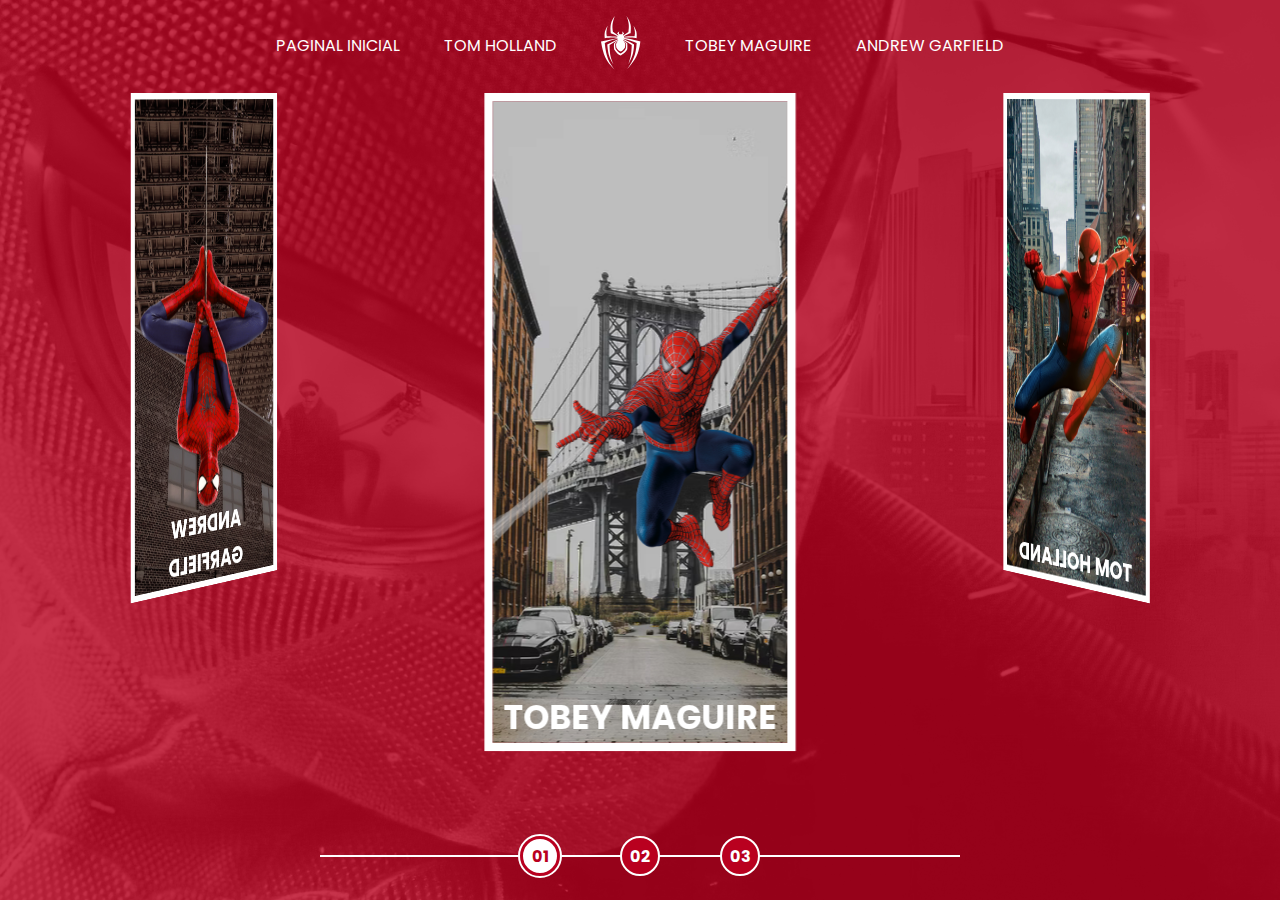
<file: index.html>
<!DOCTYPE html>
<html lang="pt-BR">
<head>
    <meta charset="UTF-8">
    <meta name="viewport" content="width=device-width, initial-scale=1.0">
    <title>Multiverso Spider-Man</title>
    <link rel="stylesheet" href="/src/CSS/home.css">
    <script src="/src/JavaScript/script.js"></script>
</head>
<body>
    <nav class="s-menu">
        <ul>
            <li class="s-menu__item">
                <a href="/">Paginal Inicial</a>
            </li>
            <li class="s-menu__item">
                <a href="#">Tom Holland</a>
            </li>
            <li class="s-menu__item s-menu__icon">
                <img src="/src/images/icons/spider.svg" alt="Logo Spider-Man">
            </li>
            <li class="s-menu__item">
                <a href="#">Tobey Maguire</a>
            </li>
            <li class="s-menu__item">
                <a href="#">Andrew Garfield</a>
            </li>
        </ul>
    </nav>
    <div class="s-container">
        <div class="s-cards-carousel" style="transform: translateZ(-40vw) rotateY(0deg);">
            <a href="/pages/tobey-maguire/spiderman1.html" class="s-card" id="spider-man-01">
                <img src="/src/images/pic-sm-bg-01.jpg" alt="" class="s-card__background">
                <img src="/src/images/spider-man-01.png" alt="Tobey Maguire" class="s-card__image">
                <h2 class="s-card__title">Tobey Maguire</h2>
            </a>
            <a href="/pages/tom-holland/spiderman1.html" class="s-card" id="spider-man-02">
                <img src="/src/images/pic-sm-bg-02.jpg" alt="" class="s-card__background">
                <img src="/src/images/spider-man-02.png" alt="Tom Holland" class="s-card__image">
                <h2 class="s-card__title">Tom Holland</h2>
            </a>
            <a href="/pages/andrew-garfield/spiderman1.html" class="s-card" id="spider-man-03">
                <img src="/src/images/pic-sm-bg-03.jpg" alt="" class="s-card__background">
                <img src="/src/images/spider-man-03.png" alt="Andrew Garfield" class="s-card__image">
                <h2 class="s-card__title">Andrew Garfield</h2>
            </a>
        </div>
    </div>
    <div class="s-controller">
        <div id="1" onclick="selectCarouselItem(this)" class="s-controller__button s-controller__button--active">01</div>
        <div id="2" onclick="selectCarouselItem(this)" class="s-controller__button">02</div>
        <div id="3" onclick="selectCarouselItem(this)" class="s-controller__button">03</div>
        <div class="s-controller__line"></div>
    </div>
</body>
</html>
</file>
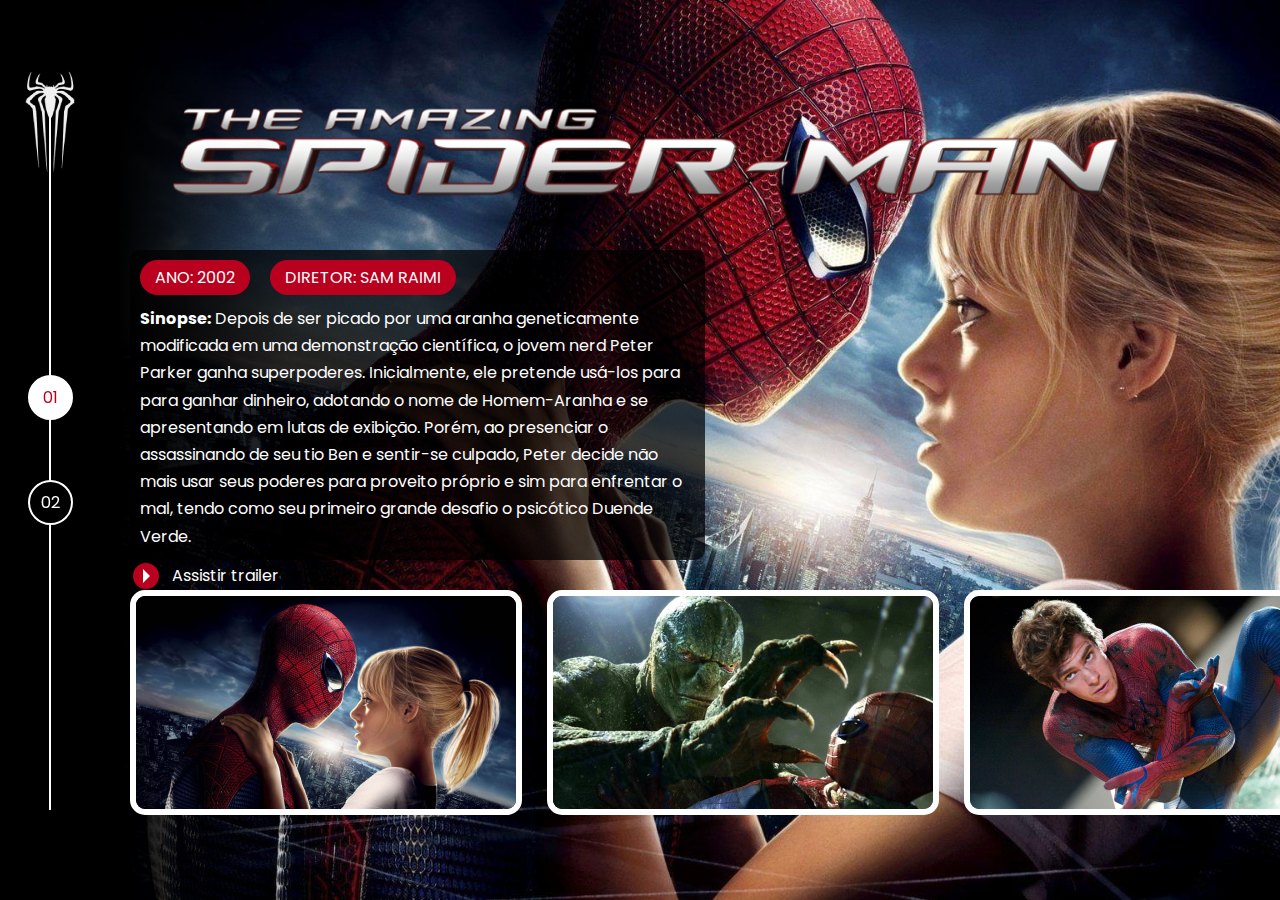
<file: pages/andrew-garfield/spiderman1.html>
<!DOCTYPE html>
<html lang="en">
<head>
    <meta charset="UTF-8">
    <meta name="viewport" content="width=device-width, initial-scale=1.0">
    <title>Spiderman (2002)</title>
    <link rel="stylesheet" href="/src/CSS/internal.css">
    <link rel="stylesheet" href="https://cdn.jsdelivr.net/npm/@fancyapps/ui@5.0/dist/fancybox/fancybox.css">
</head>
<body>
    <div class="s-wrapper">
        <div class="s-left-column">
            <nav class="navigator">
                <div class="navigator__icon">
                    <img src="/src/images/icons/spiderman1-andrew.png" alt="">
                </div>
                <ul>
                    <li><a href="#01" class="active">01</a></li>
                    <li><a href="spiderman2.html">02</a></li>
                </ul>
            </nav>
        </div>
        <div class="s-main-content s-spiderman-02-01">
            <div class="s-main-content__top">
                <div class="s-logo">
                    <img src="/src/images/spiderman-andrew/movie-01/logo.png" alt="Spiderman (2002)" title="Spiderman (2002)">
                </div>
                <div class="s-description">
                    <div class="pills">
                        <ul>
                            <li>Ano: 2002</li>
                            <li>Diretor: Sam Raimi</li>
                        </ul>
                    </div>
                    <div class="s-description__text">
                        <p><strong>Sinopse:</strong>&nbsp;Depois de ser picado por uma aranha geneticamente modificada em uma demonstração científica, o jovem nerd Peter Parker ganha superpoderes. Inicialmente, ele pretende usá-los para para ganhar dinheiro, adotando o nome de Homem-Aranha e se apresentando em lutas de exibição. Porém, ao presenciar o assassinando de seu tio Ben e sentir-se culpado, Peter decide não mais usar seus poderes para proveito próprio e sim para enfrentar o mal, tendo como seu primeiro grande desafio o psicótico Duende Verde.</p>
                    </div>
                </div>
                <div class="s-links">
                    <ul>
                        <li><a href="https://www.youtube.com/watch?v=TYMMOjBUPMM" class="link-button" target="_blank">
                            <span class="icon">
                                <div class="play-icon">&nbsp;</div>
                            </span>
                            <span class="label">
                                Assistir trailer
                            </span>
                        </a></li>
                    </ul>
                </div>
            </div>
            <div class="s-main-content__bottom">
                <div class="gallery">
                    <ul>
                        <li>
                            <a data-fancybox href="/src/images/spiderman-andrew/movie-01/gallery/image-01-full.jpg">
                                <img src="/src/images/spiderman-andrew/movie-01/gallery/image-01.png" alt="">
                            </a>
                        </li>
                        <li>
                            <a data-fancybox href="/src/images/spiderman-andrew/movie-01/gallery/image-02-full.jpg">
                                <img src="/src/images/spiderman-andrew/movie-01/gallery/image-02.png" alt="">
                            </a>
                        </li>
                        <li>
                            <a data-fancybox href="/src/images/spiderman-andrew/movie-01/gallery/image-03-full.jpg">
                                <img src="/src/images/spiderman-andrew/movie-01/gallery/image-03.png" alt="">
                            </a>
                        </li>
                    </ul>
                </div>
            </div>
        </div>
    </div>
    <script src="https://cdn.jsdelivr.net/npm/@fancyapps/ui@5.0/dist/fancybox/fancybox.umd.js"></script>
    <script>
        Fancybox.bind("[data-fancybox]", {})
    </script>
</body>
</html>
</file>
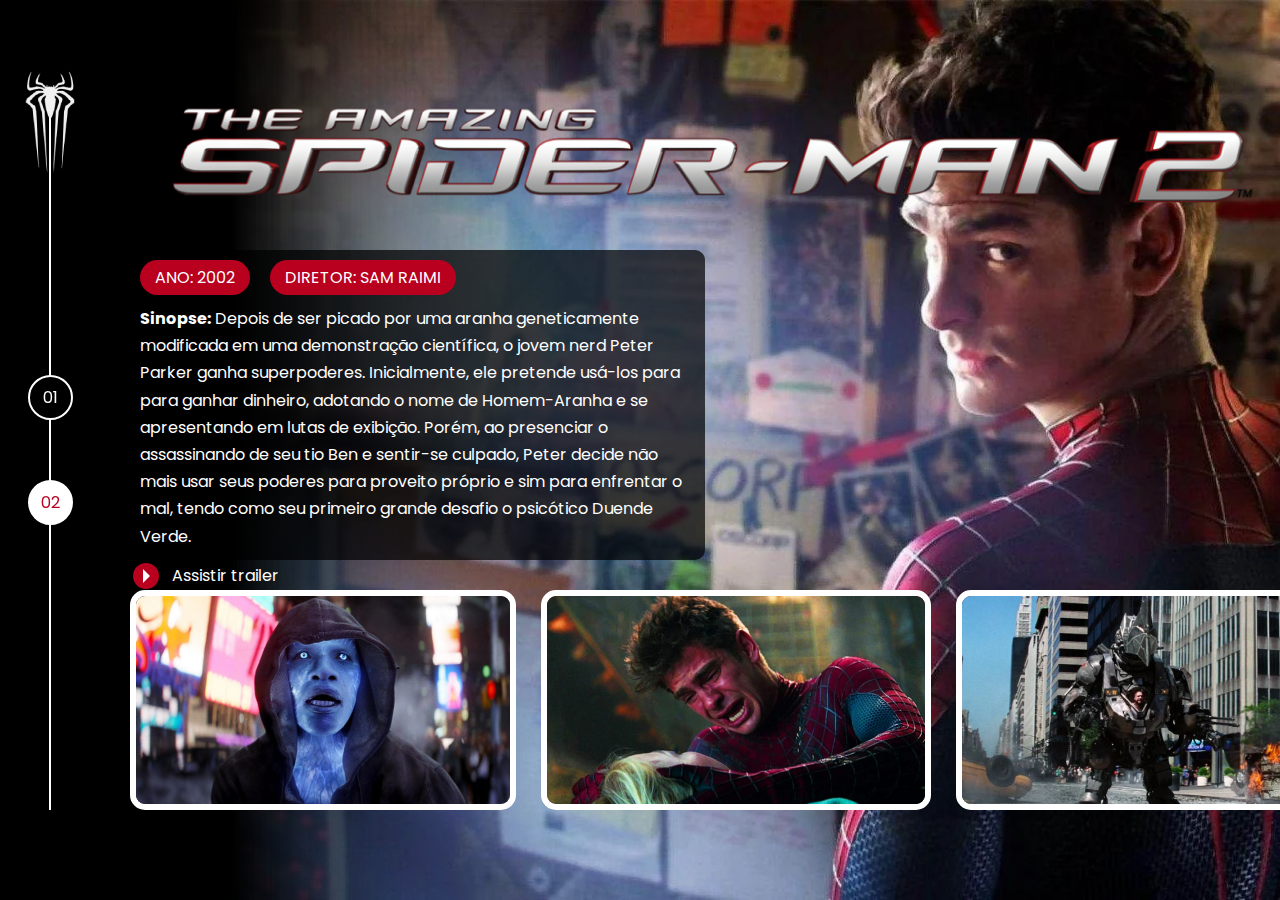
<file: pages/andrew-garfield/spiderman2.html>
<!DOCTYPE html>
<html lang="en">
<head>
    <meta charset="UTF-8">
    <meta name="viewport" content="width=device-width, initial-scale=1.0">
    <title>Spiderman (2002)</title>
    <link rel="stylesheet" href="/src/CSS/internal.css">
    <link rel="stylesheet" href="https://cdn.jsdelivr.net/npm/@fancyapps/ui@5.0/dist/fancybox/fancybox.css">
</head>
<body>
    <div class="s-wrapper">
        <div class="s-left-column">
            <nav class="navigator">
                <div class="navigator__icon">
                    <img src="/src/images/icons/spiderman1-andrew.png" alt="">
                </div>
                <ul>
                    <li><a href="spiderman1.html">01</a></li>
                    <li><a href="#02" class="active">02</a></li>
                </ul>
            </nav>
        </div>
        <div class="s-main-content s-spiderman-02-02">
            <div class="s-main-content__top">
                <div class="s-logo">
                    <img src="/src/images/spiderman-andrew/movie-02/logo.png" alt="Spiderman (2002)" title="Spiderman (2002)">
                </div>
                <div class="s-description">
                    <div class="pills">
                        <ul>
                            <li>Ano: 2002</li>
                            <li>Diretor: Sam Raimi</li>
                        </ul>
                    </div>
                    <div class="s-description__text">
                        <p><strong>Sinopse:</strong>&nbsp;Depois de ser picado por uma aranha geneticamente modificada em uma demonstração científica, o jovem nerd Peter Parker ganha superpoderes. Inicialmente, ele pretende usá-los para para ganhar dinheiro, adotando o nome de Homem-Aranha e se apresentando em lutas de exibição. Porém, ao presenciar o assassinando de seu tio Ben e sentir-se culpado, Peter decide não mais usar seus poderes para proveito próprio e sim para enfrentar o mal, tendo como seu primeiro grande desafio o psicótico Duende Verde.</p>
                    </div>
                </div>
                <div class="s-links">
                    <ul>
                        <li><a href="https://www.youtube.com/watch?v=TYMMOjBUPMM" class="link-button" target="_blank">
                            <span class="icon">
                                <div class="play-icon">&nbsp;</div>
                            </span>
                            <span class="label">
                                Assistir trailer
                            </span>
                        </a></li>
                    </ul>
                </div>
            </div>
            <div class="s-main-content__bottom">
                <div class="gallery">
                    <ul>
                        <li>
                            <a data-fancybox href="/src/images/spiderman-andrew/movie-02/gallery/image-01.jpg">
                                <img src="/src/images/spiderman-andrew/movie-02/gallery/image-01.png" alt="">
                            </a>
                        </li>
                        <li>
                            <a data-fancybox href="/src/images/spiderman-andrew/movie-02/gallery/image-02.jpg">
                                <img src="/src/images/spiderman-andrew/movie-02/gallery/image-02.png" alt="">
                            </a>
                        </li>
                        <li>
                            <a data-fancybox href="/src/images/spiderman-andrew/movie-02/gallery/image-03.jpg">
                                <img src="/src/images/spiderman-andrew/movie-02/gallery/image-03.png" alt="">
                            </a>
                        </li>
                    </ul>
                </div>
            </div>
        </div>
    </div>
    <script src="https://cdn.jsdelivr.net/npm/@fancyapps/ui@5.0/dist/fancybox/fancybox.umd.js"></script>
    <script>
        Fancybox.bind("[data-fancybox]", {})
    </script>
</body>
</html>
</file>
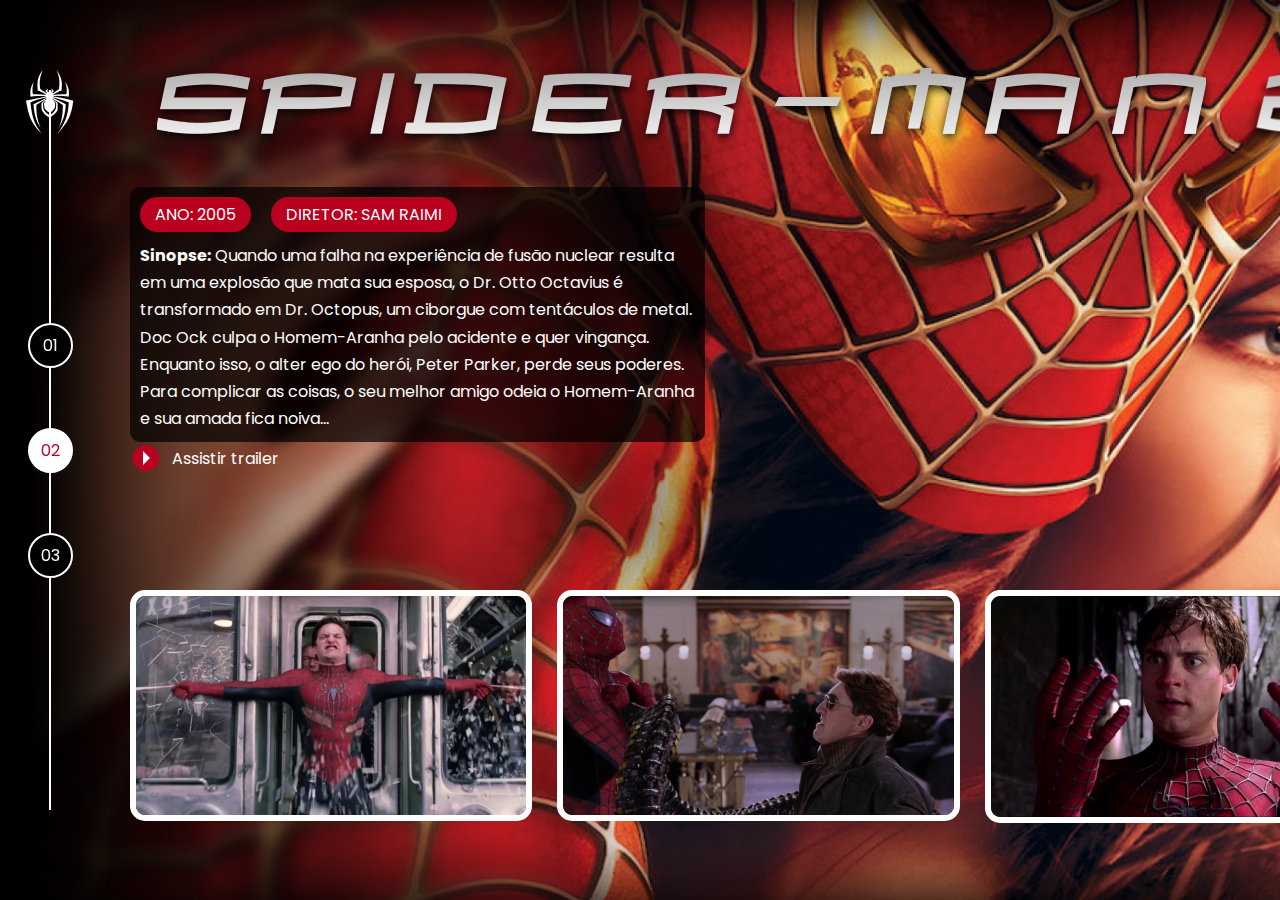
<file: pages/tobey-maguire/spiderman2.html>
<!DOCTYPE html>
<html lang="en">
<head>
    <meta charset="UTF-8">
    <meta name="viewport" content="width=device-width, initial-scale=1.0">
    <title>Spiderman 2 (2005)</title>
    <link rel="stylesheet" href="/src/CSS/internal.css">
    <link rel="stylesheet" href="https://cdn.jsdelivr.net/npm/@fancyapps/ui@5.0/dist/fancybox/fancybox.css">
</head>
<body>
    <div class="s-wrapper">
        <div class="s-left-column">
            <nav class="navigator">
                <div class="navigator__icon">
                    <img src="/src/images/icons/spiderman1.png" alt="">
                </div>
                <ul>
                    <li><a href="spiderman1.html">01</a></li>
                    <li><a href="#02" class="active">02</a></li>
                    <li><a href="spiderman3.html">03</a></li>
                </ul>
            </nav>
        </div>
        <div class="s-main-content s-spiderman-01-02">
            <div class="s-main-content__top">
                <div class="s-logo">
                    <img src="/src/images/spiderman-tobey/movie-02/logo.png" alt="Spiderman 2 (2005)" title="Spiderman 2 (2005)">
                </div>
                <div class="s-description">
                    <div class="pills">
                        <ul>
                            <li>Ano: 2005</li>
                            <li>Diretor: Sam Raimi</li>
                        </ul>
                    </div>
                    <div class="s-description__text">
                        <p><strong>Sinopse:</strong>&nbsp;Quando uma falha na experiência de fusão nuclear resulta em uma explosão que mata sua esposa, o Dr. Otto Octavius é transformado em Dr. Octopus, um ciborgue com tentáculos de metal. Doc Ock culpa o Homem-Aranha pelo acidente e quer vingança. Enquanto isso, o alter ego do herói, Peter Parker, perde seus poderes. Para complicar as coisas, o seu melhor amigo odeia o Homem-Aranha e sua amada fica noiva...</p>
                    </div>
                </div>
                <div class="s-links">
                    <ul>
                        <li><a href="#" class="link-button" target="_blank">
                            <span class="icon">
                                <div class="play-icon">&nbsp;</div>
                            </span>
                            <span class="label">
                                Assistir trailer
                            </span>
                        </a></li>
                    </ul>
                </div>
            </div>
            <div class="s-main-content__bottom">
                <div class="gallery">
                    <ul>
                        <li>
                            <a data-fancybox href="/src/images/spiderman-tobey/movie-02/gallery/image-01-full.jpg">
                                <img src="/src/images/spiderman-tobey/movie-02/gallery/image-01.png" alt="">
                            </a>
                        </li>
                        <li>
                            <a data-fancybox href="/src/images/spiderman-tobey/movie-02/gallery/image-02-full.jpg">
                                <img src="/src/images/spiderman-tobey/movie-02/gallery/image-02.png" alt="">
                            </a>
                        </li>
                        <li>
                            <a data-fancybox href="/src/images/spiderman-tobey/movie-02/gallery/image-03-full.jpg">
                                <img src="/src/images/spiderman-tobey/movie-02/gallery/image-03.png" alt="">
                            </a>
                        </li>
                    </ul>
                </div>
            </div>
        </div>
    </div>
    <script src="https://cdn.jsdelivr.net/npm/@fancyapps/ui@5.0/dist/fancybox/fancybox.umd.js"></script>
    <script>
        Fancybox.bind("[data-fancybox]", {})
    </script>
</body>
</html>
</file>
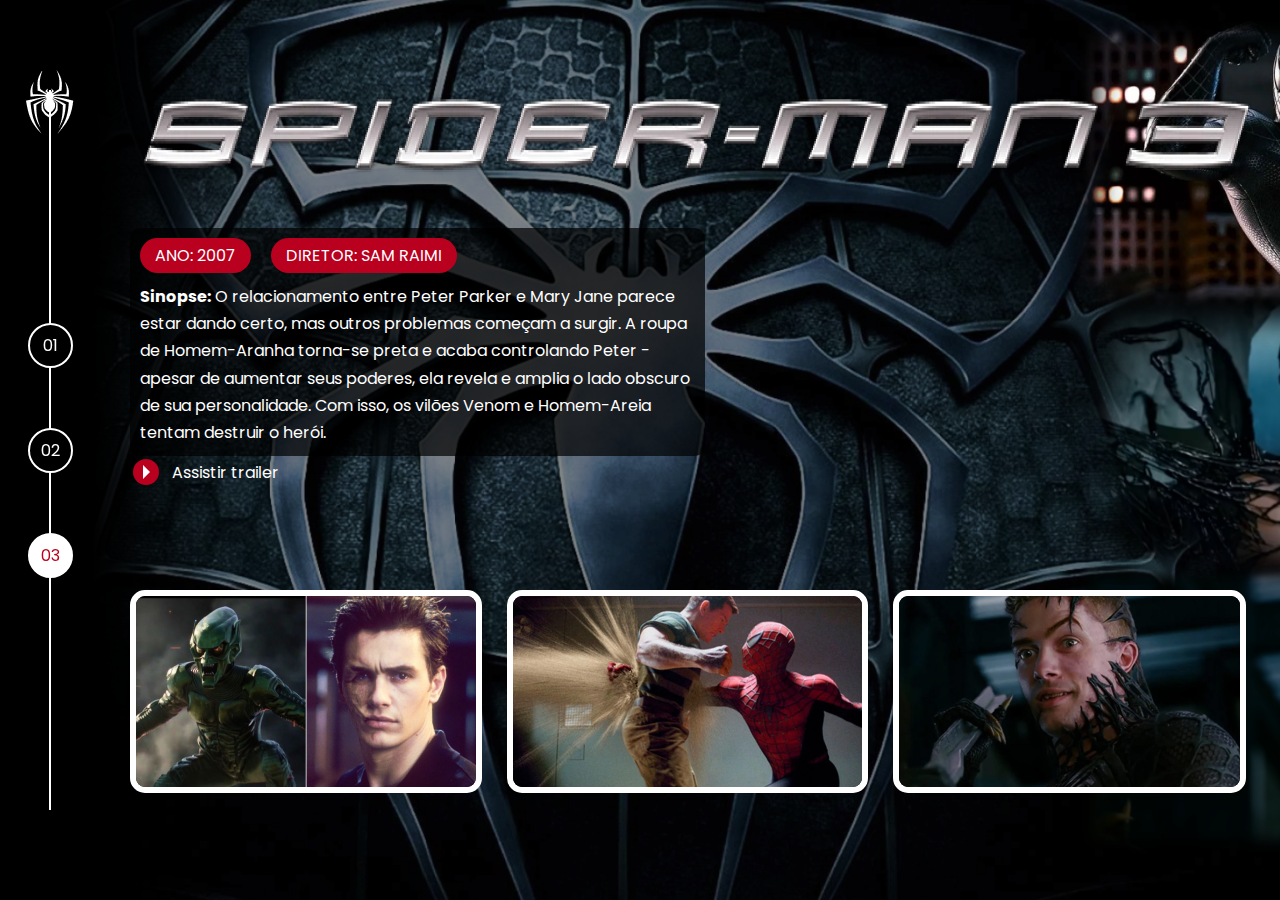
<file: pages/tobey-maguire/spiderman3.html>
<!DOCTYPE html>
<html lang="en">
<head>
    <meta charset="UTF-8">
    <meta name="viewport" content="width=device-width, initial-scale=1.0">
    <title>Spiderman 3 (2007)</title>
    <link rel="stylesheet" href="/src/CSS/internal.css">
    <link rel="stylesheet" href="https://cdn.jsdelivr.net/npm/@fancyapps/ui@5.0/dist/fancybox/fancybox.css">
</head>
<body>
    <div class="s-wrapper">
        <div class="s-left-column">
            <nav class="navigator">
                <div class="navigator__icon">
                    <img src="/src/images/icons/spiderman1.png" alt="">
                </div>
                <ul>
                    <li><a href="spiderman1.html">01</a></li>
                    <li><a href="spiderman2.html">02</a></li>
                    <li><a href="#" class="active">03</a></li>
                </ul>
            </nav>
        </div>
        <div class="s-main-content s-spiderman-01-03">
            <div class="s-main-content__top">
                <div class="s-logo">
                    <img src="/src/images/spiderman-tobey/movie-03/logo.png" alt="Spiderman 3 (2007)" title="Spiderman 3 (2007)">
                </div>
                <div class="s-description">
                    <div class="pills">
                        <ul>
                            <li>Ano: 2007</li>
                            <li>Diretor: Sam Raimi</li>
                        </ul>
                    </div>
                    <div class="s-description__text">
                        <p><strong>Sinopse:</strong>&nbsp;O relacionamento entre Peter Parker e Mary Jane parece estar dando certo, mas outros problemas começam a surgir. A roupa de Homem-Aranha torna-se preta e acaba controlando Peter - apesar de aumentar seus poderes, ela revela e amplia o lado obscuro de sua personalidade. Com isso, os vilões Venom e Homem-Areia tentam destruir o herói.</p>
                    </div>
                </div>
                <div class="s-links">
                    <ul>
                        <li><a href="#" class="link-button" target="_blank">
                            <span class="icon">
                                <div class="play-icon">&nbsp;</div>
                            </span>
                            <span class="label">
                                Assistir trailer
                            </span>
                        </a></li>
                    </ul>
                </div>
            </div>
            <div class="s-main-content__bottom">
                <div class="gallery">
                    <ul>
                        <li>
                            <a data-fancybox href="/src/images/spiderman-tobey/movie-03/gallery/image-01.png">
                                <img src="/src/images/spiderman-tobey/movie-03/gallery/image-01.png" alt="">
                            </a>
                        </li>
                        <li>
                            <a data-fancybox href="/src/images/spiderman-tobey/movie-03/gallery/image-02.png">
                                <img src="/src/images/spiderman-tobey/movie-03/gallery/image-02.png" alt="">
                            </a>
                        </li>
                        <li>
                            <a data-fancybox href="/src/images/spiderman-tobey/movie-03/gallery/image-03.png">
                                <img src="/src/images/spiderman-tobey/movie-03/gallery/image-03.png" alt="">
                            </a>
                        </li>
                    </ul>
                </div>
            </div>
        </div>
    </div>
    <script src="https://cdn.jsdelivr.net/npm/@fancyapps/ui@5.0/dist/fancybox/fancybox.umd.js"></script>
    <script>
        Fancybox.bind("[data-fancybox]", {})
    </script>
</body>
</html>
</file>
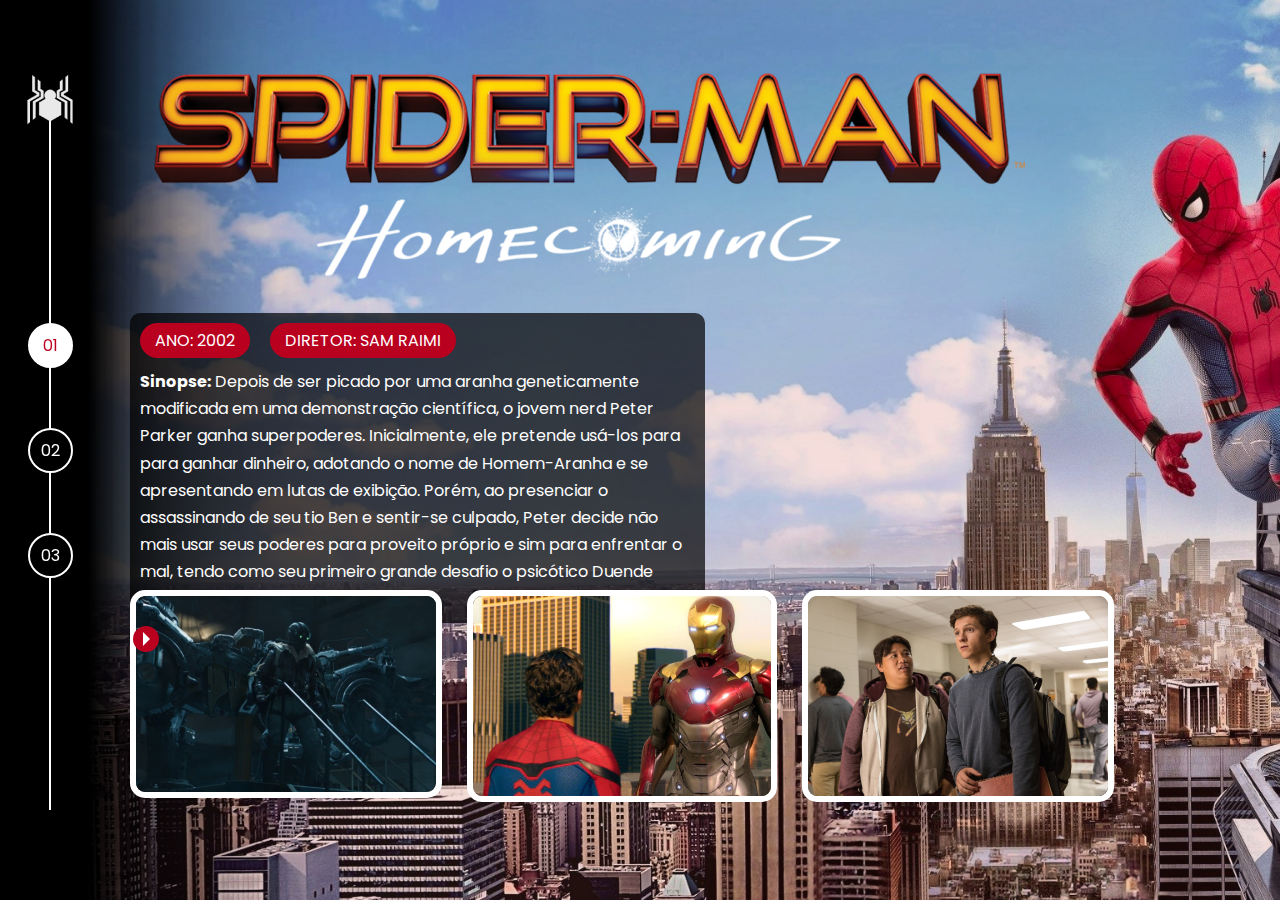
<file: pages/tom-holland/spiderman1.html>
<!DOCTYPE html>
<html lang="en">
<head>
    <meta charset="UTF-8">
    <meta name="viewport" content="width=device-width, initial-scale=1.0">
    <title>Spiderman (2002)</title>
    <link rel="stylesheet" href="/src/CSS/internal.css">
    <link rel="stylesheet" href="https://cdn.jsdelivr.net/npm/@fancyapps/ui@5.0/dist/fancybox/fancybox.css">
</head>
<body>
    <div class="s-wrapper">
        <div class="s-left-column">
            <nav class="navigator">
                <div class="navigator__icon">
                    <img src="/src/images/icons/spiderman1-tom.png" alt="">
                </div>
                <ul>
                    <li><a href="#01" class="active">01</a></li>
                    <li><a href="spiderman2.html">02</a></li>
                    <li><a href="spiderman3.html">03</a></li>
                </ul>
            </nav>
        </div>
        <div class="s-main-content s-spiderman-03-01">
            <div class="s-main-content__top">
                <div class="s-logo">
                    <img src="/src/images/spiderman-tom/movie-01/logo.png" alt="Spiderman (2002)" title="Spiderman (2002)">
                </div>
                <div class="s-description">
                    <div class="pills">
                        <ul>
                            <li>Ano: 2002</li>
                            <li>Diretor: Sam Raimi</li>
                        </ul>
                    </div>
                    <div class="s-description__text">
                        <p><strong>Sinopse:</strong>&nbsp;Depois de ser picado por uma aranha geneticamente modificada em uma demonstração científica, o jovem nerd Peter Parker ganha superpoderes. Inicialmente, ele pretende usá-los para para ganhar dinheiro, adotando o nome de Homem-Aranha e se apresentando em lutas de exibição. Porém, ao presenciar o assassinando de seu tio Ben e sentir-se culpado, Peter decide não mais usar seus poderes para proveito próprio e sim para enfrentar o mal, tendo como seu primeiro grande desafio o psicótico Duende Verde.</p>
                    </div>
                </div>
                <div class="s-links">
                    <ul>
                        <li><a href="https://www.youtube.com/watch?v=TYMMOjBUPMM" class="link-button" target="_blank">
                            <span class="icon">
                                <div class="play-icon">&nbsp;</div>
                            </span>
                            <span class="label">
                                Assistir trailer
                            </span>
                        </a></li>
                    </ul>
                </div>
            </div>
            <div class="s-main-content__bottom">
                <div class="gallery">
                    <ul>
                        <li>
                            <a data-fancybox href="/src/images/spiderman-tom/movie-01/gallery/image-01-full.jpg">
                                <img src="/src/images/spiderman-tom/movie-01/gallery/image-01.png" alt="">
                            </a>
                        </li>
                        <li>
                            <a data-fancybox href="/src/images/spiderman-tom/movie-01/gallery/image-02-full.jpg">
                                <img src="/src/images/spiderman-tom/movie-01/gallery/image-02.png" alt="">
                            </a>
                        </li>
                        <li>
                            <a data-fancybox href="/src/images/spiderman-tom/movie-01/gallery/image-03-full.jpg">
                                <img src="/src/images/spiderman-tom/movie-01/gallery/image-03.png" alt="">
                            </a>
                        </li>
                    </ul>
                </div>
            </div>
        </div>
    </div>
    <script src="https://cdn.jsdelivr.net/npm/@fancyapps/ui@5.0/dist/fancybox/fancybox.umd.js"></script>
    <script>
        Fancybox.bind("[data-fancybox]", {})
    </script>
</body>
</html>
</file>
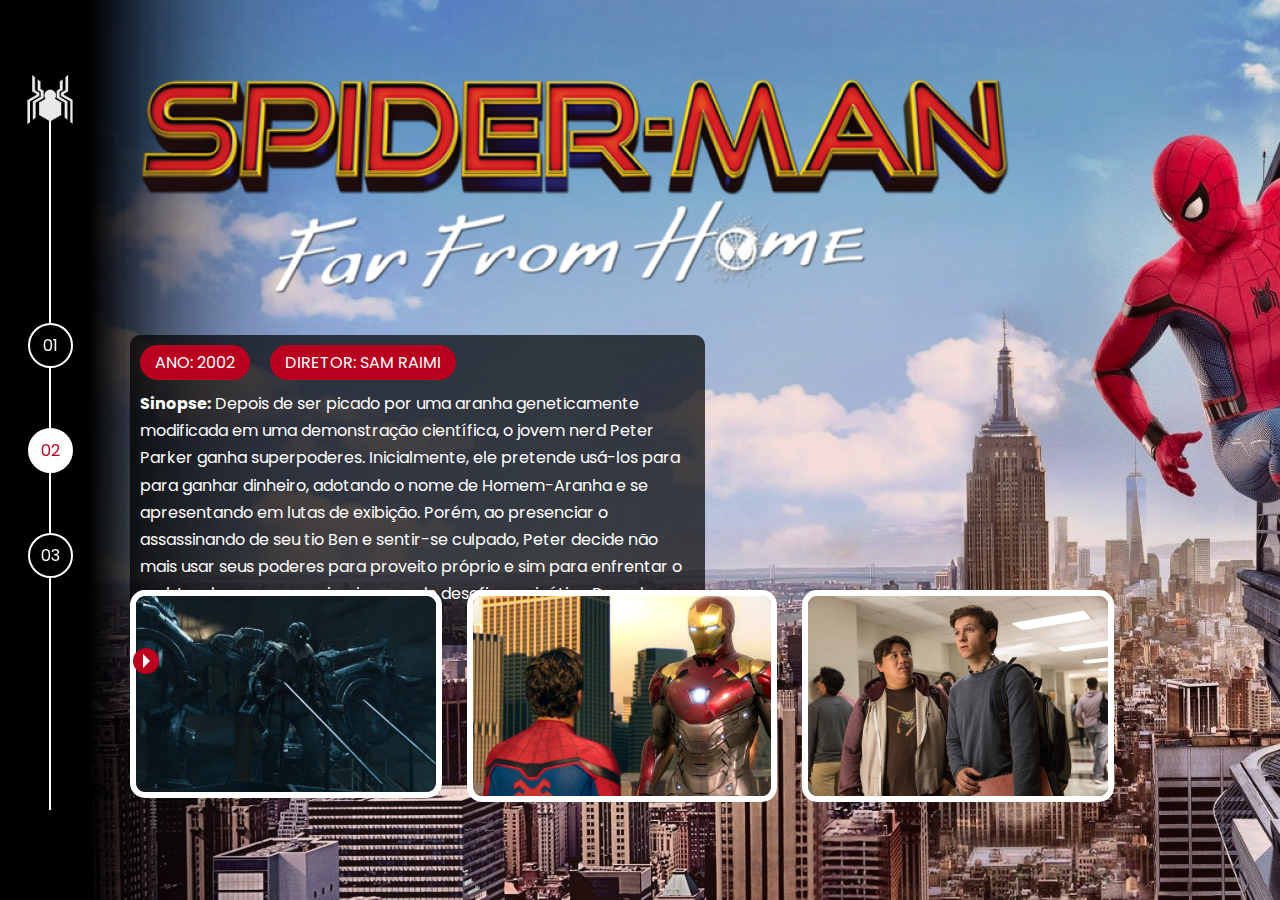
<file: pages/tom-holland/spiderman2.html>
<!DOCTYPE html>
<html lang="en">
<head>
    <meta charset="UTF-8">
    <meta name="viewport" content="width=device-width, initial-scale=1.0">
    <title>Spiderman (2002)</title>
    <link rel="stylesheet" href="/src/CSS/internal.css">
    <link rel="stylesheet" href="https://cdn.jsdelivr.net/npm/@fancyapps/ui@5.0/dist/fancybox/fancybox.css">
</head>
<body>
    <div class="s-wrapper">
        <div class="s-left-column">
            <nav class="navigator">
                <div class="navigator__icon">
                    <img src="/src/images/icons/spiderman1-tom.png" alt="">
                </div>
                <ul>
                    <li><a href="spiderman1.html">01</a></li>
                    <li><a href="#02" class="active">02</a></li>
                    <li><a href="spiderman3.html">03</a></li>
                </ul>
            </nav>
        </div>
        <div class="s-main-content s-spiderman-03-01">
            <div class="s-main-content__top">
                <div class="s-logo">
                    <img src="/src/images/spiderman-tom/movie-02/logo.png" alt="Spiderman (2002)" title="Spiderman (2002)">
                </div>
                <div class="s-description">
                    <div class="pills">
                        <ul>
                            <li>Ano: 2002</li>
                            <li>Diretor: Sam Raimi</li>
                        </ul>
                    </div>
                    <div class="s-description__text">
                        <p><strong>Sinopse:</strong>&nbsp;Depois de ser picado por uma aranha geneticamente modificada em uma demonstração científica, o jovem nerd Peter Parker ganha superpoderes. Inicialmente, ele pretende usá-los para para ganhar dinheiro, adotando o nome de Homem-Aranha e se apresentando em lutas de exibição. Porém, ao presenciar o assassinando de seu tio Ben e sentir-se culpado, Peter decide não mais usar seus poderes para proveito próprio e sim para enfrentar o mal, tendo como seu primeiro grande desafio o psicótico Duende Verde.</p>
                    </div>
                </div>
                <div class="s-links">
                    <ul>
                        <li><a href="https://www.youtube.com/watch?v=TYMMOjBUPMM" class="link-button" target="_blank">
                            <span class="icon">
                                <div class="play-icon">&nbsp;</div>
                            </span>
                            <span class="label">
                                Assistir trailer
                            </span>
                        </a></li>
                    </ul>
                </div>
            </div>
            <div class="s-main-content__bottom">
                <div class="gallery">
                    <ul>
                        <li>
                            <a data-fancybox href="/src/images/spiderman-tom/movie-01/gallery/image-01-full.jpg">
                                <img src="/src/images/spiderman-tom/movie-01/gallery/image-01.png" alt="">
                            </a>
                        </li>
                        <li>
                            <a data-fancybox href="/src/images/spiderman-tom/movie-01/gallery/image-02-full.jpg">
                                <img src="/src/images/spiderman-tom/movie-01/gallery/image-02.png" alt="">
                            </a>
                        </li>
                        <li>
                            <a data-fancybox href="/src/images/spiderman-tom/movie-01/gallery/image-03-full.jpg">
                                <img src="/src/images/spiderman-tom/movie-01/gallery/image-03.png" alt="">
                            </a>
                        </li>
                    </ul>
                </div>
            </div>
        </div>
    </div>
    <script src="https://cdn.jsdelivr.net/npm/@fancyapps/ui@5.0/dist/fancybox/fancybox.umd.js"></script>
    <script>
        Fancybox.bind("[data-fancybox]", {})
    </script>
</body>
</html>
</file>
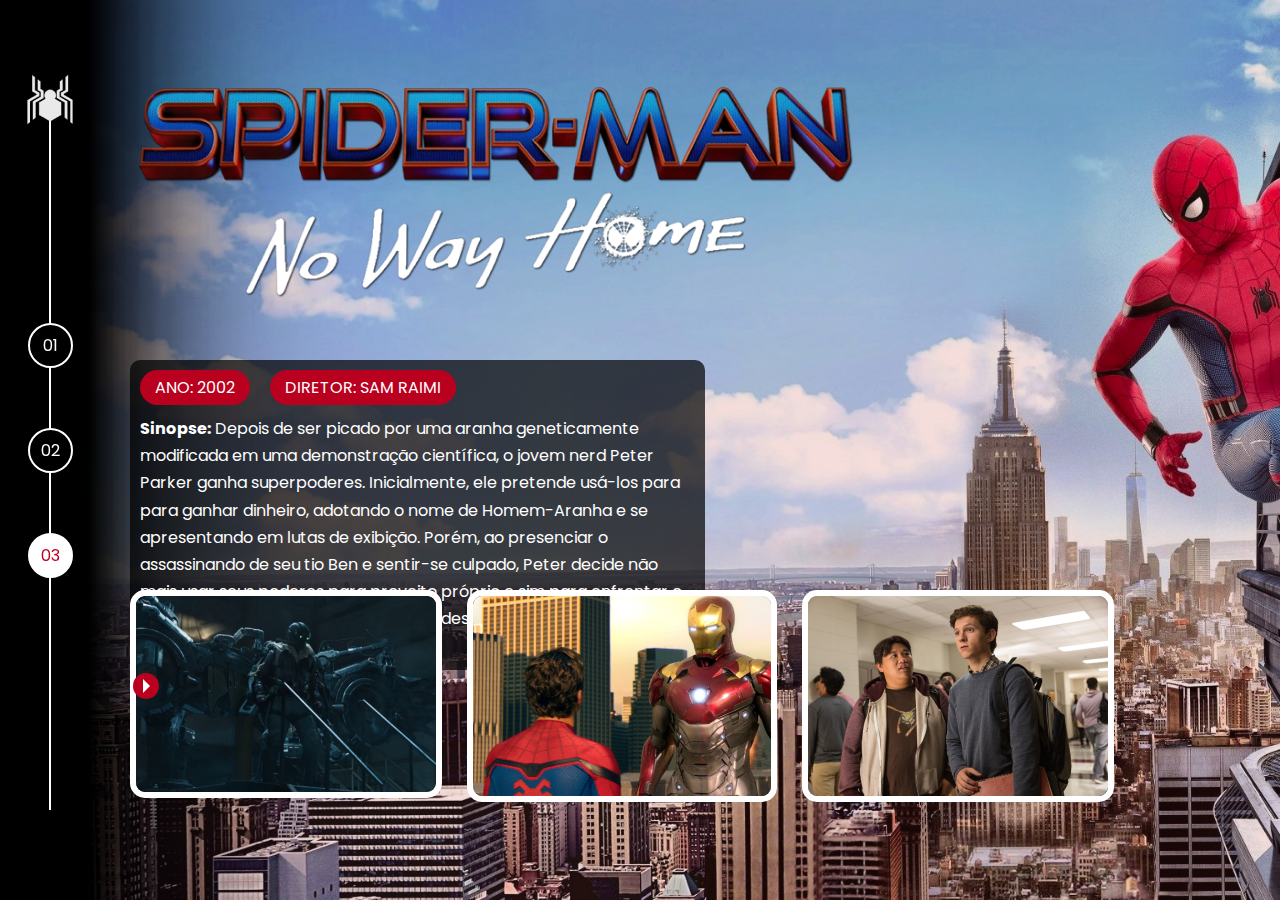
<file: pages/tom-holland/spiderman3.html>
<!DOCTYPE html>
<html lang="en">
<head>
    <meta charset="UTF-8">
    <meta name="viewport" content="width=device-width, initial-scale=1.0">
    <title>Spiderman (2002)</title>
    <link rel="stylesheet" href="/src/CSS/internal.css">
    <link rel="stylesheet" href="https://cdn.jsdelivr.net/npm/@fancyapps/ui@5.0/dist/fancybox/fancybox.css">
</head>
<body>
    <div class="s-wrapper">
        <div class="s-left-column">
            <nav class="navigator">
                <div class="navigator__icon">
                    <img src="/src/images/icons/spiderman1-tom.png" alt="">
                </div>
                <ul>
                    <li><a href="spiderman1.html">01</a></li>
                    <li><a href="spiderman2.html">02</a></li>
                    <li><a href="#03" class="active">03</a></li>
                </ul>
            </nav>
        </div>
        <div class="s-main-content s-spiderman-03-01">
            <div class="s-main-content__top">
                <div class="s-logo">
                    <img src="/src/images/spiderman-tom/movie-03/logo.png" alt="Spiderman (2002)" title="Spiderman (2002)">
                </div>
                <div class="s-description">
                    <div class="pills">
                        <ul>
                            <li>Ano: 2002</li>
                            <li>Diretor: Sam Raimi</li>
                        </ul>
                    </div>
                    <div class="s-description__text">
                        <p><strong>Sinopse:</strong>&nbsp;Depois de ser picado por uma aranha geneticamente modificada em uma demonstração científica, o jovem nerd Peter Parker ganha superpoderes. Inicialmente, ele pretende usá-los para para ganhar dinheiro, adotando o nome de Homem-Aranha e se apresentando em lutas de exibição. Porém, ao presenciar o assassinando de seu tio Ben e sentir-se culpado, Peter decide não mais usar seus poderes para proveito próprio e sim para enfrentar o mal, tendo como seu primeiro grande desafio o psicótico Duende Verde.</p>
                    </div>
                </div>
                <div class="s-links">
                    <ul>
                        <li><a href="https://www.youtube.com/watch?v=TYMMOjBUPMM" class="link-button" target="_blank">
                            <span class="icon">
                                <div class="play-icon">&nbsp;</div>
                            </span>
                            <span class="label">
                                Assistir trailer
                            </span>
                        </a></li>
                    </ul>
                </div>
            </div>
            <div class="s-main-content__bottom">
                <div class="gallery">
                    <ul>
                        <li>
                            <a data-fancybox href="/src/images/spiderman-tom/movie-01/gallery/image-01-full.jpg">
                                <img src="/src/images/spiderman-tom/movie-01/gallery/image-01.png" alt="">
                            </a>
                        </li>
                        <li>
                            <a data-fancybox href="/src/images/spiderman-tom/movie-01/gallery/image-02-full.jpg">
                                <img src="/src/images/spiderman-tom/movie-01/gallery/image-02.png" alt="">
                            </a>
                        </li>
                        <li>
                            <a data-fancybox href="/src/images/spiderman-tom/movie-01/gallery/image-03-full.jpg">
                                <img src="/src/images/spiderman-tom/movie-01/gallery/image-03.png" alt="">
                            </a>
                        </li>
                    </ul>
                </div>
            </div>
        </div>
    </div>
    <script src="https://cdn.jsdelivr.net/npm/@fancyapps/ui@5.0/dist/fancybox/fancybox.umd.js"></script>
    <script>
        Fancybox.bind("[data-fancybox]", {})
    </script>
</body>
</html>
</file>
<file: src/CSS/home.css>
@import url('global.css');
body
{
    background-color: var(--primary-color);
}
body::before
{
    content: "";
    width: 100%;
    height: 100%;
    position: absolute;
    opacity: 0.2;
    background-image: url('/src/images/spider-man-background.jpg');
    background-repeat: no-repeat;
    background-position: center;
    background-size: cover;
    transition: background-image 1s ease-in-out, opacity 1s ease-in-out;
}
.s-menu
{
    padding: 1rem 0;
    width: 100%;
    text-align: center;
    position: relative;
}
.s-menu__item
{
    display: inline-block;
    text-transform: uppercase;
    margin: 0 1.25rem;
}
.s-menu__icon
{
    width: 2.5rem;
    margin: 0 1.25rem;
    vertical-align: middle;
}
.s-container
{
    position: relative;
    display: flex;
    align-items: center;
    justify-content: space-evenly;
    perspective: 3000px;
}
.s-card
{
    border: 0.5rem solid #FFF;
    width: 100%;
    height: 70vh;
    position: absolute;
    transition: filter 0.5s ease-in-out;
}
.s-card:nth-child(1)
{
    transform: rotateY(0deg) translateZ(50vw);
}
.s-card:nth-child(2)
{
    transform: rotateY(120deg) translateZ(50vw);
}
.s-card:nth-child(3)
{
    transform: rotateY(240deg) translateZ(50vw);
}
.s-card__background
{
    width: 100%;
    height: 100%;
    object-fit: cover;
    position: absolute;
    opacity: 1;
    transition: opacity 1s ease-in-out;
}
.s-card__image
{
    width: 100%;
    height: 100%;
    object-fit: contain;
    position: absolute;
    transition: 1s ease-in-out;
}
.s-card__title
{
    font-size: 2rem;
    text-transform: uppercase;
    text-align: center;
    position: absolute;
    width: 100%;
    bottom: 0;
    transition: bottom 1s ease-in-out;
}
.s-controller
{
    position: absolute;
    display: flex;
    justify-content: center;
    align-items: center;
    margin-top: 3rem;
    bottom: 1.5rem;
    width: 100%;
}
.s-controller__button
{
    display: flex;
    align-items: center;
    justify-content: center;
    width: 2.5rem;
    height: 2.5rem;
    border: 2px solid #FFF;
    border-radius: 50%;
    background-color: var(--primary-color);
    text-align: center;
    font-size: 1rem;
    font-weight: bold;
    cursor: pointer;
    z-index: 1;
    transition: transform 0.3s ease-in-out;
}
.s-controller__button:hover
{
    transform: scale(1.1);
}
.s-controller__button:nth-child(2)
{
    margin: 0 3.75rem;
}
.s-controller__button--active
{
    background-color: #FFF;
    color: var(--primary-color);
    border: 0.1875rem solid var(--primary-color);
    outline: 0.125rem solid #FFF;
}
.s-controller__line
{
    background-color: #FFF;
    width: 50%;
    height: 2px;
    position: absolute;
}
.s-card--hovered .s-card__background
{
    cursor: pointer;
    opacity: 0;
}
.s-card--hovered .s-card__image
{
    transform: scale(1.4);
    filter: drop-shadow(30px 10px 4px rgba(0, 0, 0, .5));
}
body#spider-man-01-hovered::before
{
    background-image: url('/src/images/pic-sm-bg-01.jpg');
}
body#spider-man-02-hovered::before
{
    background-image: url('/src/images/pic-sm-bg-02.jpg');
}
body#spider-man-03-hovered::before
{
    background-image: url('/src/images/pic-sm-bg-03.jpg');
}
body[id^="spider-man-"]::before
{
    opacity: 1;
}
body[id^="spider-man-"] .s-card:not(.s-card--hovered)
{
    filter: grayscale(100%);
}
.s-card--hovered .s-card__title
{
    bottom: 50%;
}
.s-cards-carousel
{
    display: flex;
    justify-content: center;
    width: calc(100vw / 3 - 10%);
    transform-style: preserve-3d;
    transition: transform 0.4s ease-in;
}
</file>
<file: src/CSS/internal.css>
@import url('global.css');
@import url('components/_navigator.css');
@import url('components/_pills.css');
@import url('components/_link-button.css');
@import url('components/_gallery.css');
.s-wrapper
{
    display: flex;
    height: 100vh;
    flex-flow: row nowrap;
    background-color: #808080;
}
.s-wrapper video
{
    position: fixed;
    width: 100%;
    z-index: 0;
}
.s-wrapper .s-left-column
{
    width: 100px;
    height: 100%;
    display: flex;
    justify-content: center;
    align-items: center;
    position: fixed;
    margin-right: 50px;
    left: 0;
    top: 0;
    z-index: 1;
}
.s-wrapper .s-main-content
{
    height: 100vh;
    width: 100%;
    padding-left: 130px;
    position: relative;
}
.s-wrapper .s-main-content__top
{
    height: 60vh;
    display: flex;
    flex-direction: column;
    flex: 1;
}
.s-wrapper .s-main-content__bottom
{
    height: 20vh;
    display: flex;
    flex-direction: column;
    margin-top: 30px;
}
.s-wrapper .s-main-content .s-logo img
{
    margin-top: 50px;
    margin-left: 0;
    margin-bottom: 20px;
}
.s-wrapper .s-main-content__top .s-description
{
    background-color: rgba(0, 0, 0, .7);
    max-width: 50%;
    padding: 10px;
    border-radius: 10px;
}
.s-wrapper .s-main-content__top .s-description .s-description__text p
{
    color: #FFF;
    line-height: 170%;
}
.s-wrapper .s-main-content__top .s-description .pills
{
    margin-bottom: 10px;
}
.s-wrapper .s-main-content .s-links
{
    margin: 0 0 20px;
    padding-left: 0;
}
.s-wrapper .s-main-content .s-links ul
{
    display: flex;
    flex-direction: row;
}
.s-spiderman-01-01
{
    background-image: url(/src/images/spiderman-tobey/movie-01/background.png);
    background-size: cover;
}
.s-spiderman-01-02
{
    background-image: url(/src/images/spiderman-tobey/movie-02/background.png);
    background-size: cover;
}
.s-spiderman-01-03
{
    background-image: url(/src/images/spiderman-tobey/movie-03/background.png);
    background-size: cover;
}
.s-spiderman-02-01
{
    background-image: url(/src/images/spiderman-andrew/movie-01/background.png);
    background-size: cover;
}
.s-spiderman-02-02
{
    background-image: url(/src/images/spiderman-andrew/movie-02/background.png);
    background-size: cover;
}
.s-spiderman-03-01
{
    background-image: url(/src/images/spiderman-tom/movie-01/background.png);
    background-size: cover;
}.s-spiderman-03-02
{
    background-image: url(/src/images/spiderman-tom/movie-01/background.png);
    background-size: cover;
}.s-spiderman-03-03
{
    background-image: url(/src/images/spiderman-tom/movie-01/background.png);
    background-size: cover;
}
</file>
